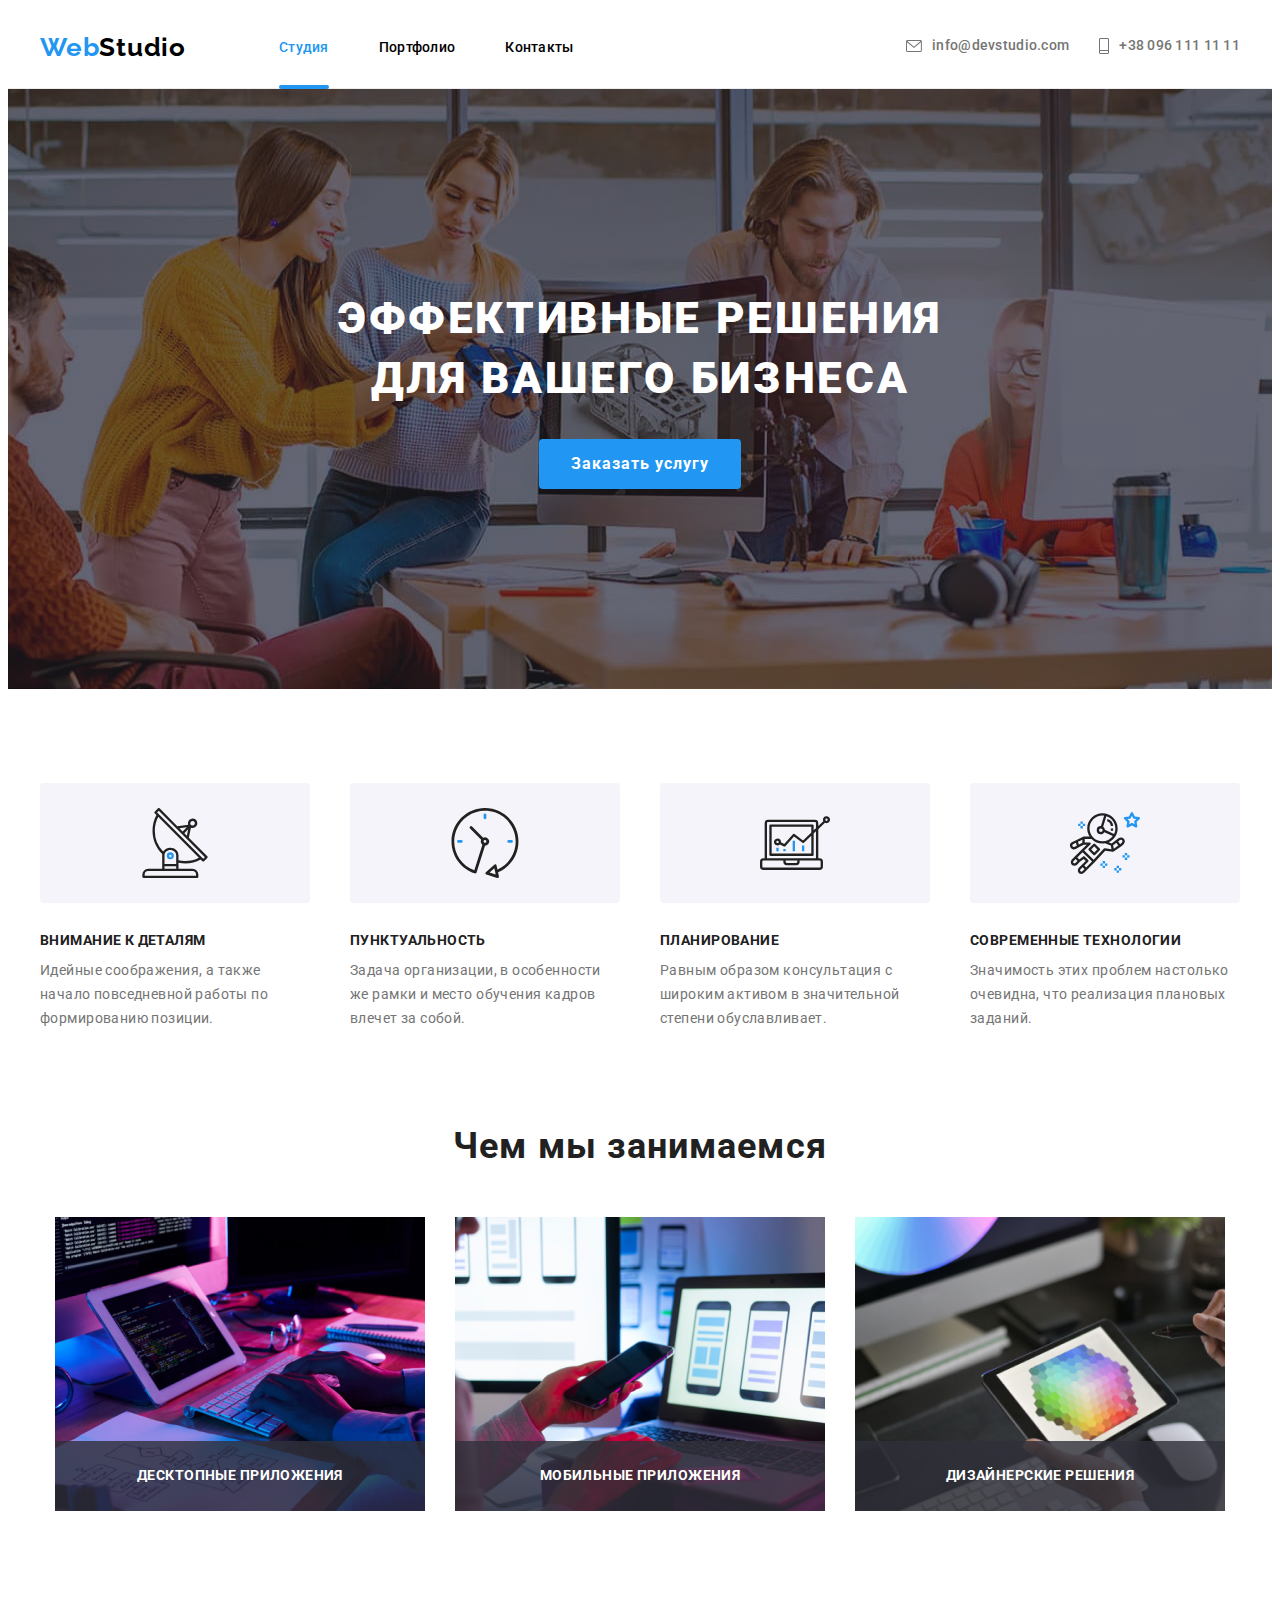
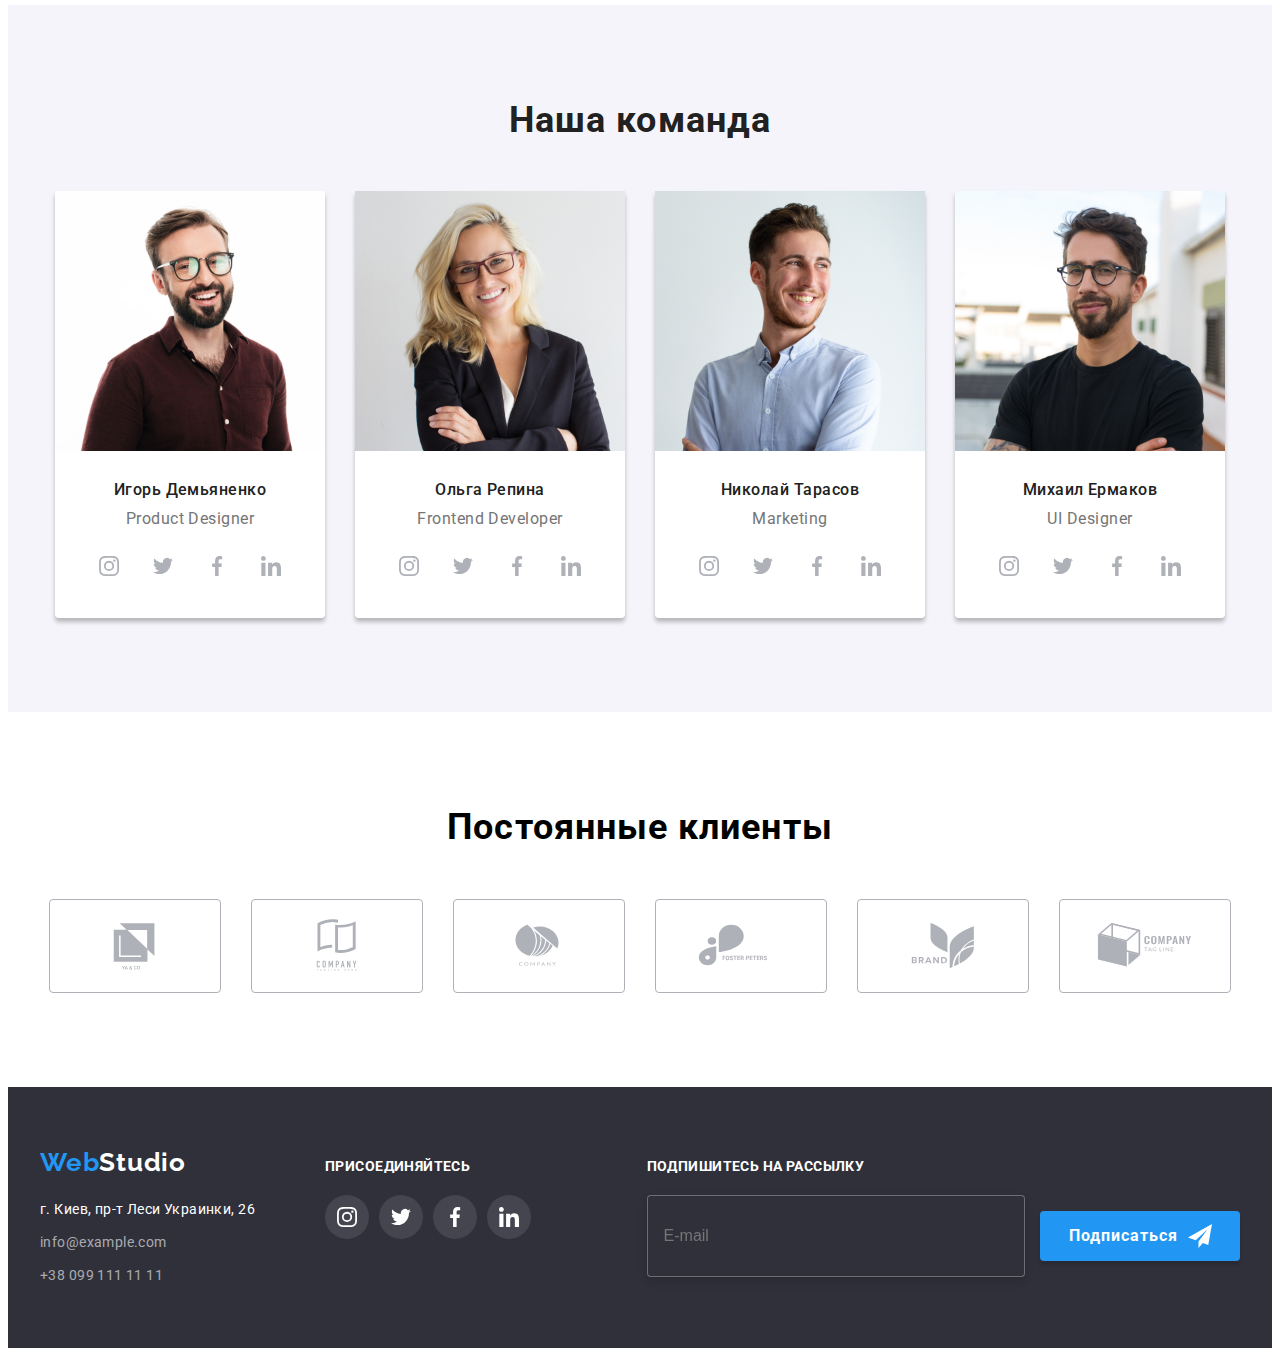
<file: index.html>
<!DOCTYPE html>
<html lang="ru">
  <head>
    <meta charset="UTF-8" />
    <meta http-equiv="X-UA-Compatible" content="IE=edge" />
    <meta name="viewport" content="width=device-width, initial-scale=1.0" />
    <title>WebStudio</title>
    <link rel="preconnect" href="https://fonts.googleapis.com" />
    <link rel="preconnect" href="https://fonts.gstatic.com" crossorigin />
    <link
      href="https://fonts.googleapis.com/css2?family=Raleway:wght@700&family=Roboto:wght@400;500;700;900&display=swap"
      rel="stylesheet"
    />
    <link
      rel="stylesheet"
      href="https://cdnjs.cloudflare.com/ajax/libs/modern-normalize/1.1.0/modern-normalize.min.css"
      integrity="sha512-wpPYUAdjBVSE4KJnH1VR1HeZfpl1ub8YT/NKx4PuQ5NmX2tKuGu6U/JRp5y+Y8XG2tV+wKQpNHVUX03MfMFn9Q=="
      crossorigin="anonymous"
      referrerpolicy="no-referrer"
    />
    <link rel="stylesheet" href="./css/styles.css" />
  </head>
  <body>
    <!-- Шапка -->
    <header class="page-header">
      <div class="container container-nav">
        <nav class="nav">
          <a class="main-web-header" href="./index.html"
            >Web<span class="studio">Studio</span></a
          >
          <ul class="nav-list">
            <li class="nav-item">
              <a class="link current" href="./index.html">Студия</a>
            </li>
            <li class="nav-item">
              <a class="link" href="./portfolio.html">Портфолио</a>
            </li>
            <li class="nav-item">
              <a class="link" href="">Контакты</a>
            </li>
          </ul>
        </nav>
        <ul class="auth-nav">
          <li class="nav-item item-letter">
            <a class="link-info" href="mailtoinfo@devstudio.com"
              ><svg class="icon-header" width="16" height="12">
                <use href="./images/icons.svg#icon-letter"></use>
              </svg>
              info@devstudio.com</a
            >
          </li>
          <li class="nav-item item-letter">
            <a class="link-info" href="tel:+380961111111">
              <svg class="icon-header" width="10" height="16">
                <use href="./images/icons.svg#icon-mobile"></use>
                </svg>+38 096 111 11 11
            </a>
          </li>
        </ul>
      </div>
    </header>
    <main>
      <!-- Основа -->
      <section class="hero">
        <div class="container">
          <h1 class="main-text">Эффективные решения для вашего бизнеса</h1>
          <button class="service" type="button" data-modal-open>
            Заказать услугу
          </button>
        </div>
      </section>
      <!-- Модальное окно -->
      <div class="backdrop is-hidden" data-modal>
        <div class="modal-wrapper">
          <button class="modal-btn" type="button" data-modal-close>
            <svg class="modal-close-icon" width="18" height="18">
              <use href="./images/icons.svg#close-black"></use>
            </svg>
          </button>
          <form class="contacts-form">
              <p class="form-text">
              <b> Оставьте свои данные, мы вам перезвоним</b></p>
              <label class="form-label">
              Имя<input 
              class="form-input"
              type="text" 
              name="text"
              autocomplete="off"/>
              <svg class="icon-modal" width="18" height="18">
                <use href="./images/icons.svg#person"></use>
              </svg> 
              </label>
              <label class="form-label">
              Телефон<input
              class="form-input"
              type="tel"
              name="tel"
              autocomplete="off"/>
              <svg class="icon-modal" width="18" height="18">
                <use href="./images/icons.svg#phonem"></use>
              </svg>
              </label>
              <label class="form-label">
              Почта<input 
              class="form-input"
              type="email"
              name="email"
              autocomplete="off"/>
              <svg class="icon-modal" width="18" height="18">
                <use href="./images/icons.svg#emailm"></use>
              </svg> 
              </label>
              <label class="form-label">
              Комментарий<textarea
              class="form-textarea"
                name="message"
                rows="5"
                placeholder="Введите текст"
              ></textarea>
               </label>
               <label class="check" >
                 <input class="check-input visually-hidden" name="checkbox" type="checkbox">
                 <span class="check-box"></span>
                 <svg class="box-icon" width="16" height="15"> <use href="./images/icons.svg#icon-check2"></use></svg>
                 <span>Соглашаюсь с рассылкой и принимаю</span>
                 <a class="box-link" href="">Условия договора</a>
               </label>
              <button type="submit" class="send">Отправить</button>
            </form>
             </div>
      </div>
      <!-- Подробно -->
      <section class="section">
        <div class="container">
          <h2 hidden>Перечень</h2>
          <ul class="main-plain">
            <li class="main-list first-icon">
              <div class="icon-svg">
                <svg class="icon-svg-tru">
                  <use href="./images/icons.svg#icon-antenna"></use>
                </svg>
              </div>
              <h3 class="plain">Внимание к деталям</h3>
              <p class="plain-text">
                Идейные соображения, а также начало повседневной работы по
                формированию позиции.
              </p>
            </li>
            <li class="main-list second-icon">
              <div class="icon-svg">
                <svg class="icon-svg-tru">
                  <use href="./images/icons.svg#icon-clock"></use>
                </svg>
              </div>
              <h3 class="plain">Пунктуальность</h3>
              <p class="plain-text">
                Задача организации, в особенности же рамки и место обучения
                кадров влечет за собой.
              </p>
            </li>
            <li class="main-list third-icon">
              <div class="icon-svg">
                <svg class="icon-svg-tru">
                  <use href="./images/icons.svg#icon-diagram"></use>
                </svg>
              </div>
              <h3 class="plain">Планирование</h3>
              <p class="plain-text">
                Равным образом консультация с широким активом в значительной
                степени обуславливает.
              </p>
            </li>
            <li class="main-list fouth-icon">
              <div class="icon-svg">
                <svg class="icon-svg-tru">
                  <use href="./images/icons.svg#icon-astronaut"></use>
                </svg>
              </div>
              <h3 class="plain">Современные технологии</h3>
              <p class="plain-text">
                Значимость этих проблем настолько очевидна, что реализация
                плановых заданий.
              </p>
            </li>
          </ul>
        </div>
      </section>
      <!-- Наши занятия -->
      <section class="section section-ours">
        <div class="container">
          <h2 class="ours-homework">Чем мы занимаемся</h2>
          <ul class="homework">
            <li class="homework-list">
              <div class="homework-thumb">
                <img
                  src="./images/img1.png"
                  alt="Печает на клавиаутуре"
                  width="370"
                  height="294"
                />
                <p class="homework-text">Десктопные приложения</p>
              </div>
            </li>
            <li class="homework-list">
              <div class="homework-thumb">
                <img
                  src="./images/img2.jpg"
                  alt="Смотрит на смартфон"
                  width="370"
                  height="294"
                />
                <p class="homework-text">Мобильные приложения</p>
              </div>
            </li>
            <li class="homework-list">
              <div class="homework-thumb">
                <img
                  src="./images/img3.jpg"
                  alt="в руках планшет"
                  width="370"
                  height="294"
                />
                <p class="homework-text">Дизайнерские решения</p>
              </div>
            </li>
          </ul>
        </div>
      </section>
      <!-- Наша команда -->
      <section class="ours-teams section">
        <div class="container">
          <h2 class="dream-teams">Наша команда</h2>
          <ul class="teams-nav">
            <li class="teams-item">
              <img
                src="./images/Мастера/Игорь.jpg"
                alt="Это Игорь"
                width="270"
                height="260"
              />
              <div class="socials-team">
                <h3 class="teams-spell">Игорь Демьяненко</h3>
                <p class="teams-text" lang="en">Product Designer</p>
                <ul class="social">
                  <li class="social-link">
                    <a class="icon-team" href="">
                      <svg class="social-icon-team" width="20" height="20">
                        <use
                          href="./images/icons.svg#icon-instagram"
                        ></use></svg
                    ></a>
                  </li>
                  <li class="social-link">
                    <a class="icon-team" href="">
                      <svg class="social-icon-team" width="20" height="20">
                        <use href="./images/icons.svg#icon-twitter"></use></svg
                    ></a>
                  </li>
                  <li class="social-link">
                    <a class="icon-team" href="">
                      <svg class="social-icon-team" width="20" height="20">
                        <use href="./images/icons.svg#icon-facebook"></use></svg
                    ></a>
                  </li>
                  <li class="social-link">
                    <a class="icon-team" href="">
                      <svg class="social-icon-team" width="20" height="20">
                        <use href="./images/icons.svg#icon-linkedin"></use></svg
                    ></a>
                  </li>
                </ul>
              </div>
            </li>
            <li class="teams-item">
              <img
                src="./images/Мастера/Ольга.jpg"
                alt="Это Ольга"
                width="270"
                height="260"
              />
              <div class="socials-team">
                <h3 class="teams-spell">Ольга Репина</h3>
                <p class="teams-text" lang="en">Frontend Developer</p>

                <ul class="social">
                  <li class="social-link">
                    <a class="icon-team" href="">
                      <svg class="social-icon-team" width="20" height="20">
                        <use
                          href="./images/icons.svg#icon-instagram"
                        ></use></svg
                    ></a>
                  </li>

                  <li class="social-link">
                    <a class="icon-team" href="">
                      <svg class="social-icon-team" width="20" height="20">
                        <use href="./images/icons.svg#icon-twitter"></use></svg
                    ></a>
                  </li>
                  <li class="social-link">
                    <a class="icon-team" href="">
                      <svg class="social-icon-team" width="20" height="20">
                        <use href="./images/icons.svg#icon-facebook"></use></svg
                    ></a>
                  </li>
                  <li class="social-link">
                    <a class="icon-team" href="">
                      <svg class="social-icon-team" width="20" height="20">
                        <use href="./images/icons.svg#icon-linkedin"></use></svg
                    ></a>
                  </li>
                </ul>
              </div>
            </li>
            <li class="teams-item">
              <img
                src="./images/Мастера/Николай.jpg"
                alt="Это Николай"
                width="270"
                height="260"
              />
              <div class="socials-team">
                <h3 class="teams-spell">Николай Тарасов</h3>
                <p class="teams-text" lang="en">Marketing</p>

                <ul class="social">
                  <li class="social-link">
                    <a class="icon-team" href="">
                      <svg class="social-icon-team" width="20" height="20">
                        <use
                          href="./images/icons.svg#icon-instagram"
                        ></use></svg
                    ></a>
                  </li>

                  <li class="social-link">
                    <a class="icon-team" href="">
                      <svg class="social-icon-team" width="20" height="20">
                        <use href="./images/icons.svg#icon-twitter"></use></svg
                    ></a>
                  </li>
                  <li class="social-link">
                    <a class="icon-team" href="">
                      <svg class="social-icon-team" width="20" height="20">
                        <use href="./images/icons.svg#icon-facebook"></use></svg
                    ></a>
                  </li>
                  <li class="social-link">
                    <a class="icon-team" href="">
                      <svg class="social-icon-team" width="20" height="20">
                        <use href="./images/icons.svg#icon-linkedin"></use></svg
                    ></a>
                  </li>
                </ul>
              </div>
            </li>
            <li class="teams-item">
              <img
                src="./images/Мастера/Михаил.jpg"
                alt="Это Михаил"
                width="270"
                height="260"
              />
              <div class="socials-team">
                <h3 class="teams-spell">Михаил Ермаков</h3>
                <p class="teams-text" lang="en">UI Designer</p>
                <ul class="social">
                  <li class="social-link">
                    <a class="icon-team" href="">
                      <svg class="social-icon-team" width="20" height="20">
                        <use
                          href="./images/icons.svg#icon-instagram"
                        ></use></svg
                    ></a>
                  </li>

                  <li class="social-link">
                    <a class="icon-team" href="">
                      <svg class="social-icon-team" width="20" height="20">
                        <use href="./images/icons.svg#icon-twitter"></use></svg
                    ></a>
                  </li>
                  <li class="social-link">
                    <a class="icon-team" href="">
                      <svg class="social-icon-team" width="20" height="20">
                        <use href="./images/icons.svg#icon-facebook"></use></svg
                    ></a>
                  </li>
                  <li class="social-link">
                    <a class="icon-team" href="">
                      <svg class="social-icon-team" width="20" height="20">
                        <use href="./images/icons.svg#icon-linkedin"></use></svg
                    ></a>
                  </li>
                </ul>
              </div>
            </li>
          </ul>
        </div>
      </section>
      <!-- Постоянные клиенты -->
      <section class="section">
        <div class="container">
          <h2 class="clients">Постоянные клиенты</h2>
          <ul class="clients-list">
            <li class="clients-items">
              <a class="clients-links" href=""
                ><svg class="clients-icons" width="106" height="60">
                  <use href="./images/icons.svg#icon-group1"></use></svg
              ></a>
            </li>
            <li class="clients-items">
              <a class="clients-links" href=""
                ><svg class="clients-icons" width="106" height="60">
                  <use href="./images/icons.svg#icon-group2"></use></svg
              ></a>
            </li>
            <li class="clients-items">
              <a class="clients-links" href=""
                ><svg class="clients-icons" width="106" height="60">
                  <use href="./images/icons.svg#icon-group3"></use></svg
              ></a>
            </li>
            <li class="clients-items">
              <a class="clients-links" href=""
                ><svg class="clients-icons" width="106" height="60">
                  <use href="./images/icons.svg#icon-group4"></use></svg
              ></a>
            </li>
            <li class="clients-items">
              <a class="clients-links" href=""
                ><svg class="clients-icons" width="106" height="60">
                  <use href="./images/icons.svg#icon-group5"></use></svg
              ></a>
            </li>
            <li class="clients-items">
              <a class="clients-links" href=""
                ><svg class="clients-icons" width="106" height="60">
                  <use href="./images/icons.svg#icon-group6"></use></svg
              ></a>
            </li>
          </ul>
        </div>
      </section>
    </main>
    <!-- Подвал -->
    <footer class="footer-fon">
      <div class="container">
        <div class="footer-list-one">
          <a class="main-web-footer" href="./index.html"
            >Web<span class="studio-fon">Studio</span></a
          >
          <address>
            <ul>
              <li>
                <a class="link-footer-text" href=""
                  >г. Киев, пр-т Леси Украинки, 26</a
                >
              </li>
              <li>
                <a class="link-footer-one" href="mailtoinfo@example.com"
                  >info@example.com</a
                >
              </li>
              <li>
                <a class="link-footer-two" href="tel:+380991111111"
                  >+38 099 111 11 11</a
                >
              </li>
            </ul>
          </address>
        </div>
        <div class="footer-list-two">
          <p class="footer-txt">ПРИСОЕДИНЯЙТЕСЬ</p>
          <ul class="subscribe">
            <li class="subscribe-item">
              <a class="subscribe-link" href=""
                ><svg width="20" height="20">
                  <use href="./images/icons.svg#icon-instagram"></use></svg
              ></a>
            </li>
            <li class="subscribe-item">
              <a class="subscribe-link" href=""
                ><svg width="20" height="20">
                  <use href="./images/icons.svg#icon-twitter"></use></svg
              ></a>
            </li>
            <li class="subscribe-item">
              <a class="subscribe-link" href=""
                ><svg width="20" height="20">
                  <use href="./images/icons.svg#icon-facebook"></use></svg
              ></a>
            </li>
            <li class="subscribe-item">
              <a class="subscribe-link" href=""
                ><svg width="20" height="20">
                  <use href="./images/icons.svg#icon-linkedin"></use></svg
              ></a>
            </li>
          </ul>
        </div>
        <div class="footer-list-three">
         <form class="footer-form">
          <p class="footer-txt">Подпишитесь на рассылку</p>
          <label class="footer-label">
            <input class="footer-input" type="email" name="email" placeholder="E-mail">
            </label>
            <button class="footer-btn" type="submit" >Подписаться
              <svg class="footer-icon" width="24" height="24"><use href="./images/icons.svg#telega" ></use></svg>
            </button>
            </form>
        </div>
      </div>
    </footer>
    <script src="./js/modal.js"></script>
  </body>
</html>
</file>
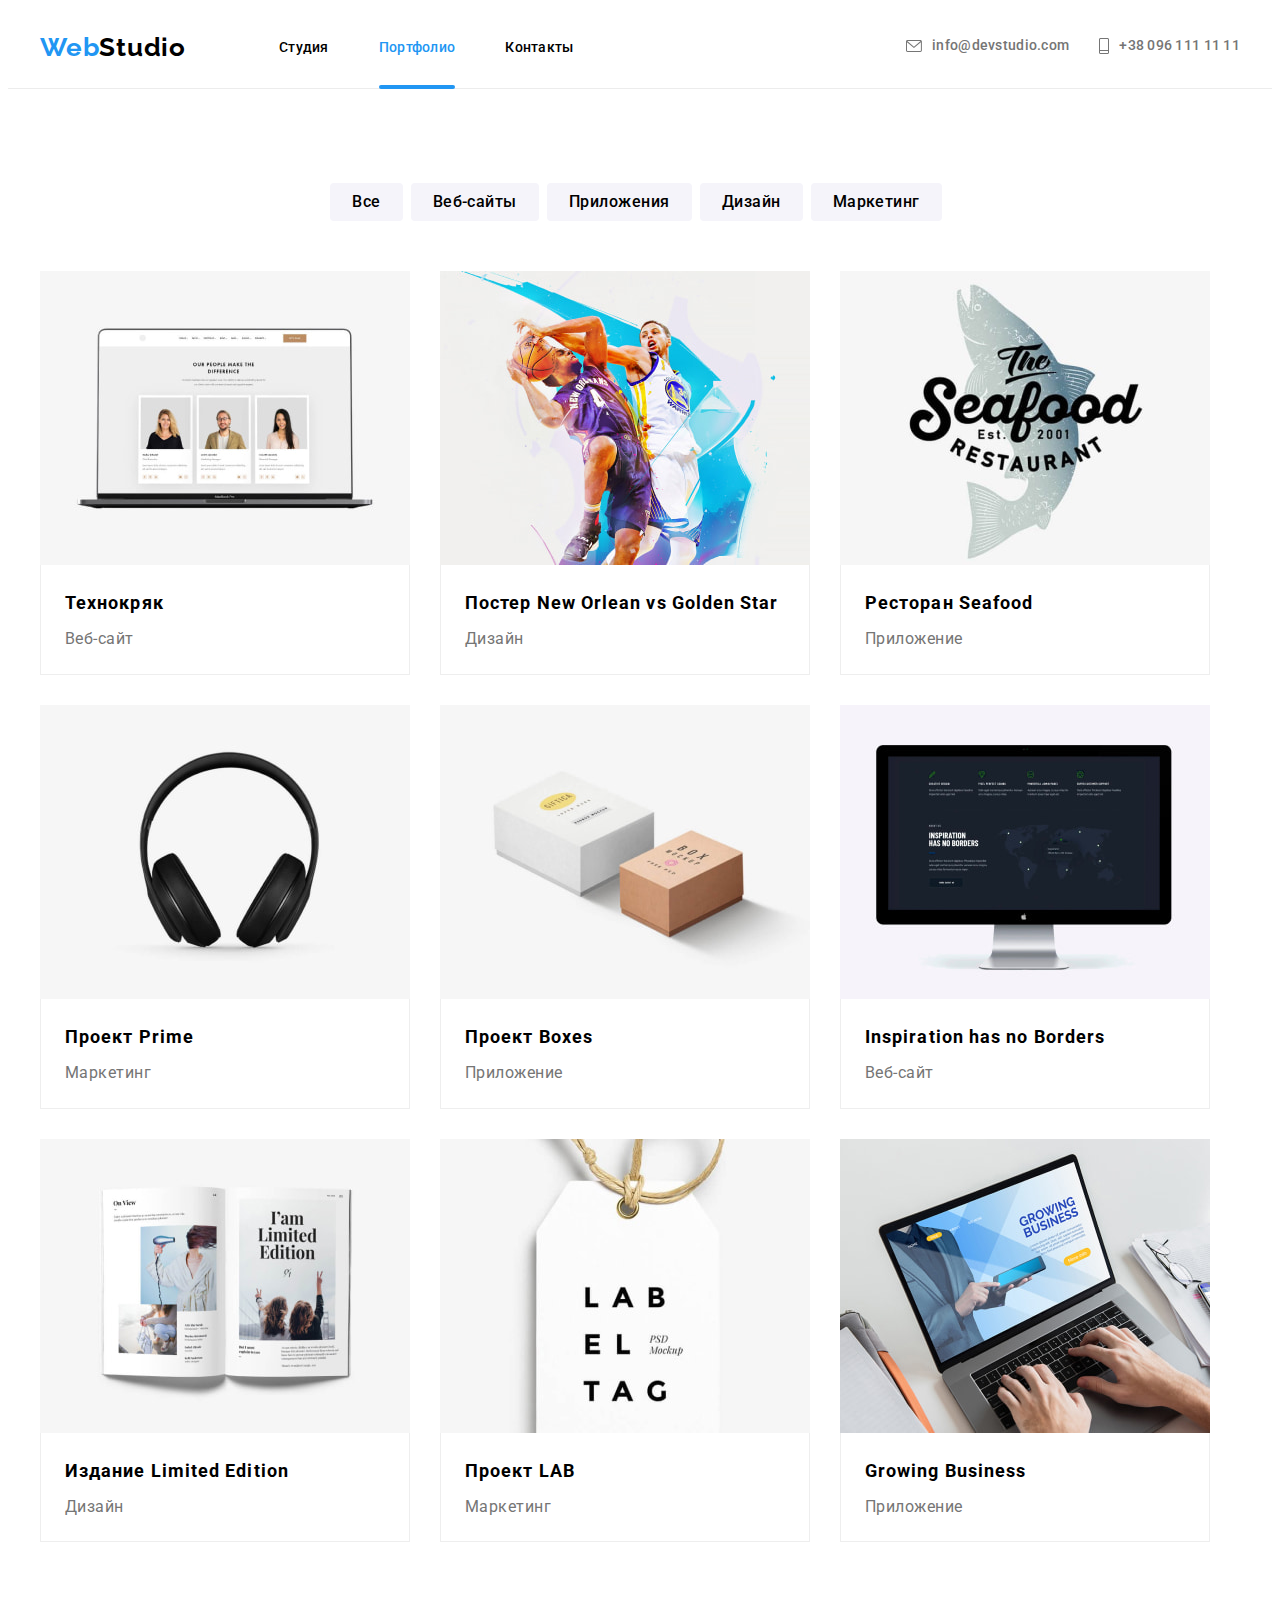
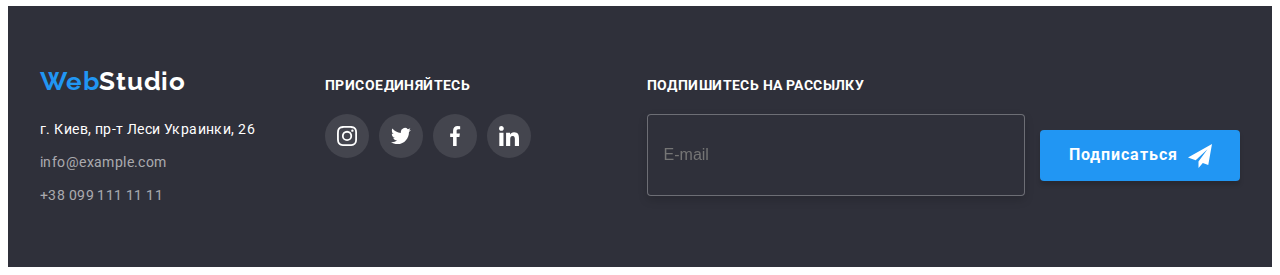
<file: portfolio.html>
<!DOCTYPE html>
<html lang="ru">
  <head>
    <meta charset="UTF-8" />
    <meta http-equiv="X-UA-Compatible" content="IE=edge" />
    <meta name="viewport" content="width=device-width, initial-scale=1.0" />
    <title>WebStudio</title>
    <link rel="preconnect" href="https://fonts.googleapis.com" />
    <link rel="preconnect" href="https://fonts.gstatic.com" crossorigin />
    <link
      href="https://fonts.googleapis.com/css2?family=Raleway:wght@700&family=Roboto:wght@400;500;700;900&display=swap"
      rel="stylesheet"
    />
    <link rel="stylesheet" href="https://cdnjs.cloudflare.com/ajax/libs/modern-normalize/1.1.0/modern-normalize.min.css"
      integrity="sha512-wpPYUAdjBVSE4KJnH1VR1HeZfpl1ub8YT/NKx4PuQ5NmX2tKuGu6U/JRp5y+Y8XG2tV+wKQpNHVUX03MfMFn9Q=="
      crossorigin="anonymous" referrerpolicy="no-referrer" />
    <link rel="stylesheet" href="./css/styles.css" />
  </head>
  <body>
    <!-- Шапка -->
      <header class="page-header">
        <div class="container container-nav">
          <nav class="nav container-nav">
            <a class="main-web-header" href="./index.html">Web<span class="studio">Studio</span></a>
            <ul class="nav-list">
              <li class="nav-item">
                <a class="link" href="./index.html">Студия</a>
              </li>
              <li class="nav-item">
                <a class="link current" href="./portfolio.html">Портфолио</a>
              </li>
              <li class="nav-item">
                <a class="link" href="">Контакты</a>
              </li>
            </ul>
          </nav>
          <ul class="auth-nav">
            <li class="nav-item item-letter">
              <a class="link-info" href="mailtoinfo@devstudio.com"><svg class="icon-header" width="16" height="12">
                  <use href="./images/icons.svg#icon-letter"></use>
                </svg>
                info@devstudio.com</a>
            </li>
            <li class="nav-item item-letter">
              <a class="link-info" href="tel:+380961111111">
                <svg class="icon-header" width="10" height="16">
                  <use href="./images/icons.svg#icon-mobile"></use>
                </svg>+38 096 111 11 11</a>
            </li>
          </ul>
        </div>
      </header>
      <!-- Основа -->
    <main>
    <section class="foundation section">
      <div class="container">
      <h1 hidden>Наши работы</h1>
      <ul class="foundation-buttons">
        <li class="foundation-list"><button class="ours-works" type="button">Все</button></li>
        <li class="foundation-list"><button class="ours-works" type="button">Веб-сайты</button></li>
        <li class="foundation-list"><button class="ours-works" type="button">Приложения</button></li>
        <li class="foundation-list"><button class="ours-works" type="button">Дизайн</button></li>
        <li class="foundation-list"><button class="ours-works" type="button">Маркетинг</button></li>
      </ul>
      <ul class="flex-container">
        <li class="foundation-link">
          <a class="link-port" href="">
            <div class="team-thumb">
            <img
              src="./images/Работы/Технокряк.jpg"
              alt="Экран ноутбука"
              width="370"
              height="294"
            />
            <p class="team-dearc">Ресурс предлагает комплексные предложения с разным уровнем функционала и сервисов. Все это позволит посетителю получить
            исчерпывающие сведения о компании или частном лице.</p>
          </div>
            <div class="div-list">
            <h2 class="im-li-foun">Технокряк</h2>
            <p class="text-port">Веб-сайт</p></div></a
          >
        </li>
        <li class="foundation-link">
          <a class="link-port" href=""> 
            <div class="team-thumb">
            <img
              src="./images/Работы/Постер.jpg"
              alt="2 баскетболиста"
              width="370"
              height="294"
            />
            <p class="team-dearc">Ресурс предлагает комплексные предложения с разным уровнем функционала и сервисов. Все это
              позволит посетителю получить
              исчерпывающие сведения о компании или частном лице.</p>
            </div>
            <div class="div-list">
            <h2 class="im-li-foun">Постер New Orlean vs Golden Star</h2>
            <p class="text-port">Дизайн</p></div></a
          >
        </li>
        <li class="foundation-link">
          <a class="link-port" href=""
            > 
            <div class="team-thumb">
               <img
              src="./images/Работы/Ресторан.jpg"
              alt="Рыба"
              width="370"
              height="294"
            />
            <p class="team-dearc">Ресурс предлагает комплексные предложения с разным уровнем функционала и сервисов. Все это
              позволит посетителю получить
              исчерпывающие сведения о компании или частном лице.</p>
            </div>
            <div class="div-list">
            <h2 class="im-li-foun">Ресторан Seafood</h2>
            <p class="text-port">Приложение</p></div>
          </a>
        </li>
        <li class="foundation-link">
          <a class="link-port" href=""
            > 
            <div class="team-thumb">
               <img
              src="./images/Работы/Prime.jpg"
              alt="Наушники"
              width="370"
              height="294"
            />
            <p class="team-dearc">Ресурс предлагает комплексные предложения с разным уровнем функционала и сервисов. Все это
              позволит посетителю получить
              исчерпывающие сведения о компании или частном лице.</p>
            </div>
            <div class="div-list">
            <h2 class="im-li-foun">Проект Prime</h2>
            <p class="text-port">Маркетинг</p></div></a
          >
        </li>
        <li class="foundation-link">
          <a class="link-port" href=""
            > 
            <div class="team-thumb">
               <img
              src="./images/Работы/Boxes.jpg"
              alt="2 коробки"
              width="370"
              height="294"
            />
            <p class="team-dearc">Ресурс предлагает комплексные предложения с разным уровнем функционала и сервисов. Все это
              позволит посетителю получить
              исчерпывающие сведения о компании или частном лице.</p>
            </div>
            <div class="div-list">
            <h2 class="im-li-foun">Проект Boxes</h2>
            <p class="text-port">Приложение</p></div></a
          >
        </li>
        <li class="foundation-link">
          <a class="link-port" href=""
            > 
            <div class="team-thumb">
               <img
              src="./images/Работы/Inspiration.jpg"
              alt="Монитор"
              width="370"
              height="294"
            />
            <p class="team-dearc">Ресурс предлагает комплексные предложения с разным уровнем функционала и сервисов. Все это
              позволит посетителю получить
              исчерпывающие сведения о компании или частном лице.</p>
            </div>
            <div class="div-list">
            <h2 class="im-li-foun">Inspiration has no Borders</h2>
            <p class="text-port">Веб-сайт</p></div></a
          >
        </li>
        <li class="foundation-link">
          <a class="link-port" href=""
            > 
            <div class="team-thumb">
               <img
              src="./images/Работы/Издание.jpg"
              alt="Журнал"
              width="370"
              height="294"
            />
            <p class="team-dearc">Ресурс предлагает комплексные предложения с разным уровнем функционала и сервисов. Все это
              позволит посетителю получить
              исчерпывающие сведения о компании или частном лице.</p>
            </div>
            <div class="div-list">
            <h2 class="im-li-foun">Издание Limited Edition</h2>
            <p class="text-port">Дизайн</p></div></a
          >
        </li>
        <li class="foundation-link">
          <a class="link-port" href=""
            > 
            <div class="team-thumb">
               <img
              src="./images/Работы/LAB.jpg"
              alt="Бирка"
              width="370"
              height="294"
            />
            <p class="team-dearc">Ресурс предлагает комплексные предложения с разным уровнем функционала и сервисов. Все это
              позволит посетителю получить
              исчерпывающие сведения о компании или частном лице.</p>
            </div>
            <div class="div-list">
            <h2 class="im-li-foun">Проект LAB</h2>
            <p class="text-port">Маркетинг</p></div></a
          >
        </li>
        <li class="foundation-link">
          <a class="link-port" href=""
            > 
            <div class="team-thumb">
               <img
              src="./images/Работы/Growing.jpg"
              alt="Ноутбук"
              width="370"
              height="294"
            />
            <p class="team-dearc">Ресурс предлагает комплексные предложения с разным уровнем функционала и сервисов. Все это
              позволит посетителю получить
              исчерпывающие сведения о компании или частном лице.</p>
            </div>
            <div class="div-list">
            <h2 class="im-li-foun">Growing Business</h2>
            <p class="text-port">Приложение</p></div></a
          >
        </li>
      </ul>
      </div>
    </section>
    </main>
    <!-- Подвал -->
        <footer class="footer-fon">
      <div class="container">
        <div class="footer-list-one">
          <a class="main-web-footer" href="./index.html"
            >Web<span class="studio-fon">Studio</span></a
          >
          <address>
            <ul>
              <li>
                <a class="link-footer-text" href=""
                  >г. Киев, пр-т Леси Украинки, 26</a
                >
              </li>
              <li>
                <a class="link-footer-one" href="mailtoinfo@example.com"
                  >info@example.com</a
                >
              </li>
              <li>
                <a class="link-footer-two" href="tel:+380991111111"
                  >+38 099 111 11 11</a
                >
              </li>
            </ul>
          </address>
        </div>
        <div class="footer-list-two">
          <p class="footer-txt">ПРИСОЕДИНЯЙТЕСЬ</p>
          <ul class="subscribe">
            <li class="subscribe-item">
              <a class="subscribe-link" href=""
                ><svg width="20" height="20">
                  <use href="./images/icons.svg#icon-instagram"></use></svg
              ></a>
            </li>
            <li class="subscribe-item">
              <a class="subscribe-link" href=""
                ><svg width="20" height="20">
                  <use href="./images/icons.svg#icon-twitter"></use></svg
              ></a>
            </li>
            <li class="subscribe-item">
              <a class="subscribe-link" href=""
                ><svg width="20" height="20">
                  <use href="./images/icons.svg#icon-facebook"></use></svg
              ></a>
            </li>
            <li class="subscribe-item">
              <a class="subscribe-link" href=""
                ><svg width="20" height="20">
                  <use href="./images/icons.svg#icon-linkedin"></use></svg
              ></a>
            </li>
          </ul>
        </div>
        <div class="footer-list-three">
         <form class="footer-form">
          <p class="footer-txt">Подпишитесь на рассылку</p>
          <label class="footer-label">
            <input class="footer-input" type="email" name="email" placeholder="E-mail">
            </label>
            <button class="footer-btn" type="submit" >Подписаться
              <svg class="footer-icon" width="24" height="24"><use href="./images/icons.svg#telega" ></use></svg>
            </button>
            </form>
        </div>
      </div>
    </footer>
    <script src="./js/modal.js"></script>
  </body>
  </html>
</file>
<file: css/styles.css>
:root {



  /*основаные шрифты*/
  --main-font: Roboto, sans-serif;
  --secondary-fond: Raleway, sans-serif;
  /*цвет текста*/
  --wgt-text: #ffffff;
  --black-text: #000000;
  --grey-text: #757575;
  --blue-text: #2196f3;
  --main-text: #212121;
  /*цвет фона*/
  --wght-fon: #ffffff;
  --black-fon: #2f303a;
  --grey-fon: #f5f4fa;
  /*эффекты*/
  --anim-spb: 250ms cubic-bezier(0.4, 0, 0.2, 1);
}

/* Общее */

.container {
  width: 1200px;
  padding-left: 15px;
  padding-right: 15px;
  margin-left: auto;
  margin-right: auto;
}

body {
  background-color: var(--wght-fon);
  color: var(--main-text);
  font-family: var(--main-font);
  font-size: 14px;
  line-height: 1.14;
  letter-spacing: 0.03em;
}

h1,
h2,
h3,
h4,
ul,
p {
  margin-top: 0;
  margin-bottom: 0;
}

[href] {
  text-decoration: none;
}

.hidden {
  display: none;
}

ul {
  list-style: none;
  padding-inline-start: 0;
}

img {
  display: block;
  max-width: 100%;
  height: auto;
}

/* Шапка */
.page-header {
  display: flex;
  border-bottom: 1px solid #ececec;
  padding-top: 24px;
  padding-bottom: 25px;
}

.container-nav {
  display: flex;
  align-items: center;
  justify-content: space-between;
}

.nav {
  display: flex;
  align-items: center;
  height: 100%;
}

.main-web-header {
  display: inline-block;
  margin-right: 93px;

  font-family: var(--secondary-fond);
  color: var(--blue-text);
  text-decoration: none;
  font-weight: 700;
  font-size: 26px;
  line-height: 1.2;
  letter-spacing: 0.03em;
}

.studio {
  font-family: var(--secondary-fond);
  color: var(--black-text);
  text-decoration: none;
  font-weight: 700;
  font-size: 26px;
  line-height: 1.2;
  letter-spacing: 0.03em;
}

.nav-list {
  display: flex;
}

.nav-item:hover .icon-header,
.nav-item:focus .icon-header {
  fill: #188ce8;

}

.nav-list .nav-item+.nav-item {
  margin-left: 50px;
}

.icon-header {
  margin-right: 10px;
  fill: var(--grey-text);
  background-repeat: no-repeat;
  background-position: center;
  background-size: contain;
  cursor: pointer;

  transition: fill var(--anim-spb);

}

.icon-header:hover,
.icon-header:focus {
  color: var(--blue-text);
  fill: var(--blue-text);

}

.link-info {
  font-family: var(--main-font);
  color: var(--grey-text);
  font-weight: 500;
  font-size: 14px;
  line-height: 1.14;
  letter-spacing: 0.02em;
  display: inline-flex;
  justify-content: center;
  align-items: center;

  transition: color var(--anim-spb);
}

.link:hover,
.link:focus {
  color: var(--blue-text);

}

.nav-list .current {
  color: var(--blue-text);
  position: relative;
  padding-bottom: 32px;

}

.auth-nav .link-info:hover,
.auth-nav .link-info:focus {
  color: var(--blue-text);


}

.link {
  font-family: var(--main-font);
  color: var(--black-text);
  font-weight: 500;
  font-size: 14px;
  line-height: 1.14;
  letter-spacing: 0.02em;
  transition: color var(--anim-spb);

}

.auth-nav {
  display: flex;
  margin-left: auto;
}

.item-letter:last-child {
  margin-left: 30px;
}


.current::after {
  content: '';
  position: absolute;
  display: block;
  left: 0;
  bottom: -2px;

  width: 100%;
  height: 4px;

  border-radius: 2px;
  background-color: var(--blue-text);



}

/* Основа */
.hero {
  max-width: 1600px;
  background-image: linear-gradient(rgba(47, 48, 58, 0.4),
      rgba(47, 48, 58, 0.4)),
    url(../images/Остальное/main.jpg);
  background-color: var(--black-fon);
  background-repeat: no-repeat;
  background-position: center;
  background-size: cover;
  text-align: center;
  padding-top: 200px;
  padding-bottom: 200px;
  margin-left: auto;
  margin-right: auto;
  align-items: center;
}

.main-text {
  width: 696px;
  margin-bottom: 30px;
  font-family: var(--main-font);
  font-weight: 900;
  font-size: 44px;
  line-height: 1.36;
  text-align: center;
  margin-left: auto;
  margin-right: auto;

  letter-spacing: 0.06em;
  text-transform: uppercase;
  color: var(--wgt-text);
}

.service {
  display: inline-block;
  text-align: center;
  border: 1px transparent;
  cursor: pointer;

  background-color: var(--blue-text);
  color: var(--wgt-text);
  font-family: var(--main-font);
  font-weight: 700;
  font-size: 16px;
  line-height: 1.87;
  letter-spacing: 0.06em;
  border-radius: 4px;
  padding: 10px 32px;
  min-width: 136px;

  transition: background-color var(--anim-spb);
}

.service:hover,
.service:focus,
.send:hover,
.send:focus,
.footer-btn:hover,
.footer-btn:focus {
  color: var(--wgt-text);
  background-color: #188ce8;

}

.footer-input:focus {
  outline: transparent;
  background: transparent;
}

/* Модальное окно */

.backdrop {
  position: fixed;
  width: 100vw;
  height: 100vh;
  top: 0;
  left: 50%;
  transform: translateX(-50%);
  z-index: 1;

  opacity: 1;
  visibility: visible;
  pointer-events: initial;

  background: rgba(0, 0, 0, 0.2);

  transition: opacity var(--anim-spb), visibility var(--anim-spb);
}

.is-hidden {
  opacity: 0;
  visibility: hidden;
  pointer-events: none;
}

.modal-wrapper {
  position: absolute;
  width: 530px;
  height: 580px;
  top: 50%;
  left: 50%;
  transform: translate(-50%, -50%);
  background-color: var(--wght-fon);

  box-shadow: 0px 1px 3px rgba(0, 0, 0, 0.12),
    0px 1px 1px rgba(0, 0, 0, 0.14),
    0px 2px 1px rgba(0, 0, 0, 0.2);
  border-radius: 4px;
  padding: 40px;
}

.modal-btn {
  display: flex;
  align-items: center;
  position: fixed;
  top: 8px;
  right: 8px;
  width: 30px;
  height: 30px;
  border-radius: 50%;

  cursor: pointer;
  background-color: var(--wght-fon);
  border: 1px solid rgba(0, 0, 0, 0.1);
}

.modal-close-icon {
  transform: fill var(--anim-spb);
}

.modal-close-icon:hover,
.modal-close-icon:focus {
  fill: var(--blue-text);
}



/*Форма*/
.form-text {
  font-size: 20px;
  line-height: 1.15;
  text-align: center;
  letter-spacing: 0.03em;
  margin-bottom: 12px;
  color: var(--black-text);

}

.form-label {
  position: relative;
  display: flex;
  flex-direction: column;
  font-size: 12px;
  line-height: 1.16;
  letter-spacing: 0.01em;
  margin-bottom: 10px;
  color: var(--grey-text);
}

.form-label:nth-child(5) {
  margin-bottom: 0;
}

.form-textarea {
  font-size: 12px;
  line-height: 1.16;
  letter-spacing: 0.01em;
  padding: 12px 16px;
  margin-top: 4px;
  height: 120px;
  resize: none;
  border: 1px solid rgba(33, 33, 33, 0.2);
  border-radius: 4px;
  cursor: pointer;
  transition: border var(--anim-spb)
}

.form-input {
  position: relative;
  margin-top: 4px;
  height: 40px;
  padding: 12px 0 12px 42px;
  border: 1px solid rgba(33, 33, 33, 0.2);
  border-radius: 4px;
  cursor: pointer;
  transition: border var(--anim-spb)
}

.check {
  position: relative;
  display: block;
  margin-top: 20px;
  margin-bottom: 30px;
  text-align: right;
  padding-right: 11px;
  padding-left: 12px;
  line-height: 1.71;
  letter-spacing: 0.03em;
  color: var(--grey-text);
}

.check-input {

  position: absolute;
  width: 1px;
  height: 1px;
  margin: -1px;
  border: 0;
  padding: 0;
  clip: rect(0 0 0 0);
  overflow: hidden;
}

.check-input:checked {}

.check-box {
  position: absolute;
  width: 16px;
  height: 15px;
  left: 12px;
  top: 50%;
  background-color: var(--wght-fon);
  border: 2px solid var(--main-text);
  border-radius: 2px;
  transform: translateY(-50%);
  opacity: 1;
  transition: opacity var(--anim-spb);
}

.check-input:checked+.checkbox-icon {
  opacity: 0;
}

.check-input:checked~.box-icon {
  opacity: 1;
}

.icon-modal {
  position: absolute;
  width: 18px;
  height: 18px;
  bottom: 11px;
  left: 12px;

}


.box-icon {
  display: inline-block;
  position: absolute;
  top: 50%;
  left: 12px;
  width: 16px;
  height: 15px;

  background-color: var(--blue-text);
  fill: var(--wght-fon);
  border-radius: 2px;
  opacity: 0;
  transition: opacity var(--anim-spb);

  transform: translateY(-50%);
}

.box-link {
  text-decoration-line: underline;
  color: var(--blue-text);
}

.send {
  display: block;
  text-align: center;
  border: 1px transparent;
  cursor: pointer;

  background-color: var(--blue-text);
  color: var(--wgt-text);
  box-shadow: 0px 4px 4px rgb(0 0 0 / 15%);

  font-family: var(--main-font);
  font-weight: 700;
  font-size: 16px;
  line-height: 1.87;
  letter-spacing: 0.06em;
  border-radius: 4px;
  padding: 10px 55px 10px 56px;
  min-width: 136px;
  margin-left: auto;
  margin-right: auto;
  transition: background-color var(--anim-spb);
}

.form-input:focus,
.form-textarea:focus {
  border: 1px solid var(--blue-text);
  outline: transparent;
}

.form-input:focus+.icon-modal {
  transition: fill var(--anim-spb);
  fill: var(--blue-text);

}



/* Подробно */

.section {
  padding-top: 94px;
  padding-bottom: 94px;
}

.main-plain {
  display: flex;
  justify-content: space-between;
}

.main-list {
  width: 270px;
}

.icon-svg {
  display: flex;
  align-items: center;
  justify-content: center;
  min-width: 270px;
  min-height: 120px;
  margin-top: 0px;
  margin-bottom: 30px;
  border-radius: 4px;
  background-color: var(--grey-fon);
}

.icon-svg-tru {
  width: 70px;
  height: 70px;
}

.plain {
  margin-bottom: 10px;
  margin-top: 30px;
  font-family: var(--main-font);
  font-weight: 700;
  font-size: 14px;
  line-height: 1.14;
  letter-spacing: 0.03em;
  text-transform: uppercase;
}

.plain-text {
  color: var(--grey-text);
  font-family: var(--main-font);
  font-weight: 400;
  font-size: 14px;
  line-height: 1.71;
  letter-spacing: 0.03em;
}

/* Наши занятия */
.section-ours {
  padding-top: 0px;
}

.ours-homework,
.dream-teams {
  margin-bottom: 50px;

  font-family: var(--main-font);
  font-weight: 700;
  font-size: 36px;
  line-height: 1.17;
  text-align: center;
  letter-spacing: 0.03em;
}

.homework .homework-list+.homework-list {
  margin-left: 30px;
}

.homework,
.teams-nav {
  display: flex;
  align-items: center;
  justify-content: center;
}

.homework-list {
  display: block;
}

.homework-thumb {
  position: relative;
}

.homework-text {
  display: flex;
  align-items: center;
  justify-content: center;
  width: 100%;
  height: 70px;
  position: absolute;
  left: 0;
  bottom: 0;
  font-family: 'Roboto', sans-serif;
  font-style: normal;
  font-weight: 700;
  font-size: 14px;
  line-height: 1.14;
  text-align: center;
  letter-spacing: 0.03em;
  text-transform: uppercase;
  background: rgba(47, 48, 58, 0.8);
  color: var(--wgt-text);
}

/* Наша команда */

.ours-teams {
  background-color: var(--grey-fon);
}

.teams-nav .teams-item+.teams-item {
  margin-left: 30px;
}

.teams-item {
  background-color: var(--wght-fon);
  border-radius: 0px 0px 4px 4px;
  box-shadow: 0px 4px 4px rgba(0, 0, 0, 0.25);
}

.teams-spell {
  font-family: var(--main-font);
  font-weight: 500;
  font-size: 16px;
  line-height: 1.18;
  letter-spacing: 0.03em;
  text-align: center;
  margin-bottom: 10px;
}

.teams-text {
  text-align: center;
  /* padding-bottom: 30px; */
  color: var(--grey-text);
  font-family: var(--main-font);
  font-weight: 400;
  font-size: 16px;
  margin-bottom: 16px;
  line-height: 1.18;
  letter-spacing: 0.03em;
}

.social {
  display: flex;
  justify-content: center;
  margin-top: 16px;
  /* margin-bottom: 30px; */
}

.socials-team {
  padding: 30px;
}

.social-link {
  border-radius: 50%;
}

.social-link:not(:last-child) {
  margin-right: 10px;
}

.icon-team {
  fill: #AFB1B8;
  display: flex;
  justify-content: center;
  align-items: center;
  width: 44px;
  height: 44px;

  transition: fill var(--anim-spb);

}

.social-link:hover,
.social-link:focus {
  background-color: #188ce8;


}

.social-link:hover .icon-team,
.social-link:focus .icon-team {
  fill: #ffffff;

}

/*Постоянные клиенты*/
.clients {
  font-weight: 700;
  font-size: 36px;
  line-height: 1.17;
  text-align: center;
  letter-spacing: 0.03em;
  color: var(--black-text)
}

.clients-list {
  display: flex;
  justify-content: center;
  margin-top: 50px;
}

.clients-items:not(:last-child) {
  margin-right: 30px;
}

.clients-items {
  border: 1px solid #AFB1B8;
  border-radius: 4px;
  width: 170px;
  height: 92px;

  transition: border var(--anim-spb);
}

.clients-links {
  display: flex;
  justify-content: center;
  align-items: center;
  width: 170px;
  height: 92px;
  fill: #AFB1B8;

  transition: fill var(--anim-spb)
}

.clients-items:hover,
.clients-items:focus {
  border: 1px solid var(--blue-text);


}

.clients-items:hover .clients-links,
.clients-items:focus .clients-links {
  fill: var(--blue-text);



}

/* Подвал */
.footer-fon {
  padding-top: 60px;
  padding-bottom: 60px;
  background-color: var(--black-fon);
}

.footer-fon .container {
  display: flex;
  align-items: baseline;
}

.main-web-footer {
  display: inline-block;

  margin-bottom: 20px;

  font-family: var(--secondary-fond);
  color: var(--blue-text);
  text-decoration: none;
  font-weight: 700;
  font-size: 26px;
  line-height: 1.2;
  letter-spacing: 0.03em;
}

.studio-fon {
  color: var(--wght-fon);
}

.link-footer-text {
  display: inline-block;
  margin-bottom: 9px;

  font-family: var(--main-font);
  font-style: normal;
  font-weight: 400;
  font-size: 14px;
  line-height: 1.71;
  letter-spacing: 0.03em;
  color: var(--wgt-text);
}

.link-footer-one {
  display: block;
  margin-bottom: 9px;

  font-family: var(--main-font);
  font-style: normal;
  font-weight: 400;
  font-size: 14px;
  line-height: 1.71;
  letter-spacing: 0.03em;
  color: #ffffff99;
}

.link-footer-two {
  display: block;
  font-family: var(--main-font);
  font-style: normal;
  font-weight: 400;
  font-size: 14px;
  line-height: 1.71;
  letter-spacing: 0.03em;
  color: #ffffff99;
}

.link-footer-text:hover,
.link-footer-text:focus {
  color: var(--blue-text);


}

.link-footer-one:hover,
.link-footer-one:focus,
.link-footer-two:hover,
.link-footer-two:focus {
  color: var(--blue-text);


}

.container .footer-list-one {
  list-style: none;
  margin-right: 70px;
}

.container .footer-list-two {
  list-style: none;
  margin-right: auto;
}

.container .footer-list-three {
  margin-right: 0;
}


.footer-btn {
  position: relative;
  display: inline-block;
  padding: 10px 32px;
  min-width: 200px;
  font-family: 'Roboto', sans-serif;
  font-style: normal;
  font-weight: 700;
  font-size: 16px;
  line-height: 1.88;
  letter-spacing: 0.06em;
  text-align: left;
  padding-right: 28px;
  padding-left: 29px;
  padding-top: 10px;
  padding-bottom: 10px;
  border: none;
  border-radius: 4px;
  cursor: pointer;
  color: var(--wght-fon);
  background-color: var(--blue-text);
  box-shadow: 0px 4px 4px rgb(0 0 0 / 15%);
  transition: background-color var(--anim-spb);
}

.footer-btn:hover,
.footer-btn:focus {}

.footer-txt {
  font-weight: 700;
  font-size: 14px;
  line-height: 1.14;
  letter-spacing: 0.03em;
  text-transform: uppercase;
  color: var(--wgt-text);
  margin-bottom: 20px;
}

.footer-input {
  font-size: 16px;
  line-height: 1.25;
  padding-left: 16px;
  padding-top: 15px;
  padding-bottom: 15px;
  margin-right: 12px;
  min-width: 358px;
  min-height: 50px;
  border: 1px solid rgba(255, 255, 255, 0.3);
  border-radius: 4px;
  filter: drop-shadow(0px 4px 4px rgba(0, 0, 0, 0.15));
  width: 358px;
  background-color: var(--black-fon);
  cursor: pointer;
  color: rgba(255, 255, 255, 0.6);
}

.footer-icon {
  position: absolute;
  bottom: 13px;
  right: 28px;
  width: 24px;
  height: 24px;
  cursor: pointer;
}

.subscribe {
  display: flex;
  justify-content: center;
  margin-top: 16px
}

.subscribe-item {
  border-radius: 50%;
  background: rgba(255, 255, 255, 0.1);

  transition: background var(--anim-spb);
}

.subscribe-item:not(:last-child) {
  margin-right: 10px;
}

.subscribe-link {
  display: flex;
  justify-content: center;
  align-items: center;
  width: 44px;
  height: 44px;
  fill: var(--wgt-text);


}

.subscribe-item:hover,
.subscribe-item:focus {
  background-color: var(--blue-text);

}

/* Портфолио */
/* Основа */
.foundation-buttons {
  display: flex;
  justify-content: center;
  margin-bottom: 50px;
}

.foundation-list {
  margin-right: 8px;



}

.foundation-list:hover,
.foundation-list:focus {
  box-shadow: 0px 4px 4px rgba(0, 0, 0, 0.25);
  border-radius: 4px;

}

.link-port {
  display: block;
  position: relative;
  transition: box-shadow var(--anim-spb);

}

.link-port:hover,
.link-port:focus {
  display: block;
  box-shadow: 0px 4px 4px rgba(0, 0, 0, 0.25);



}

.ours-works {
  border-radius: 4px;
  padding: 6px 22px;
  border: 1px transparent;
  cursor: pointer;
  background-color: #F5F4FA;

  font-family: var(--main-font);
  font-weight: 500;
  font-size: 16px;
  line-height: 1.62;
  text-align: center;
  letter-spacing: 0.03em;

  transition: background-color var(--anim-spb);
}

.ours-works:hover,
.ours-works:focus {
  background-color: var(--blue-text);
  color: var(--wgt-text);


}

.flex-container {
  display: flex;
  flex-wrap: wrap;
  margin-right: -30px;
  margin-bottom: -30px;
}

.foundation-link {
  width: 370px;
  margin-right: 30px;
  margin-bottom: 30px;



}

.foundation-link:hover .team-dearc,
.foundation-link:focus .team-dearc {

  transform: translateY(0);

}

.team-thumb {
  position: relative;
  overflow: hidden;

}

.team-dearc {
  display: flex;
  align-items: center;
  justify-content: center;
  width: 100%;
  height: 100%;
  position: absolute;
  left: 0;
  bottom: 0;
  padding: 24px;
  font-family: 'Roboto', sans-serif;
  font-style: normal;
  font-weight: 400;
  font-size: 18px;
  line-height: 1.56;
  letter-spacing: 0.03em;

  color: var(--wgt-text);
  background-color: rgba(33, 150, 243, 0.9);

  transform: translateY(101%);
  transition: transform var(--anim-spb)
}

.team-dearc:hover,
.team-dearc:focus {}

.foundation-link:nth-child(3n) {
  margin-right: 0px;
}

.foundation-link:nth-last-child(-n + 3) {
  margin-bottom: 0px;
}

.im-li-foun {
  font-family: var(--main-font);
  color: var(--black-text);
  font-weight: 700;
  font-size: 18px;
  line-height: 2;
  letter-spacing: 0.06em;

}

.div-list {
  padding-left: 24px;
  padding-right: 24px;
  padding-bottom: 20px;
  padding-top: 20px;
  border-left: 1px solid #eeeeee;
  border-right: 1px solid #eeeeee;
  border-bottom: 1px solid #eeeeee;
}

.text-port {
  color: var(--grey-text);
  font-family: var(--main-font);
  font-weight: 400;
  font-size: 16px;
  line-height: 1.8;
  letter-spacing: 0.03em;
  margin-top: 4px;
}
</file>
